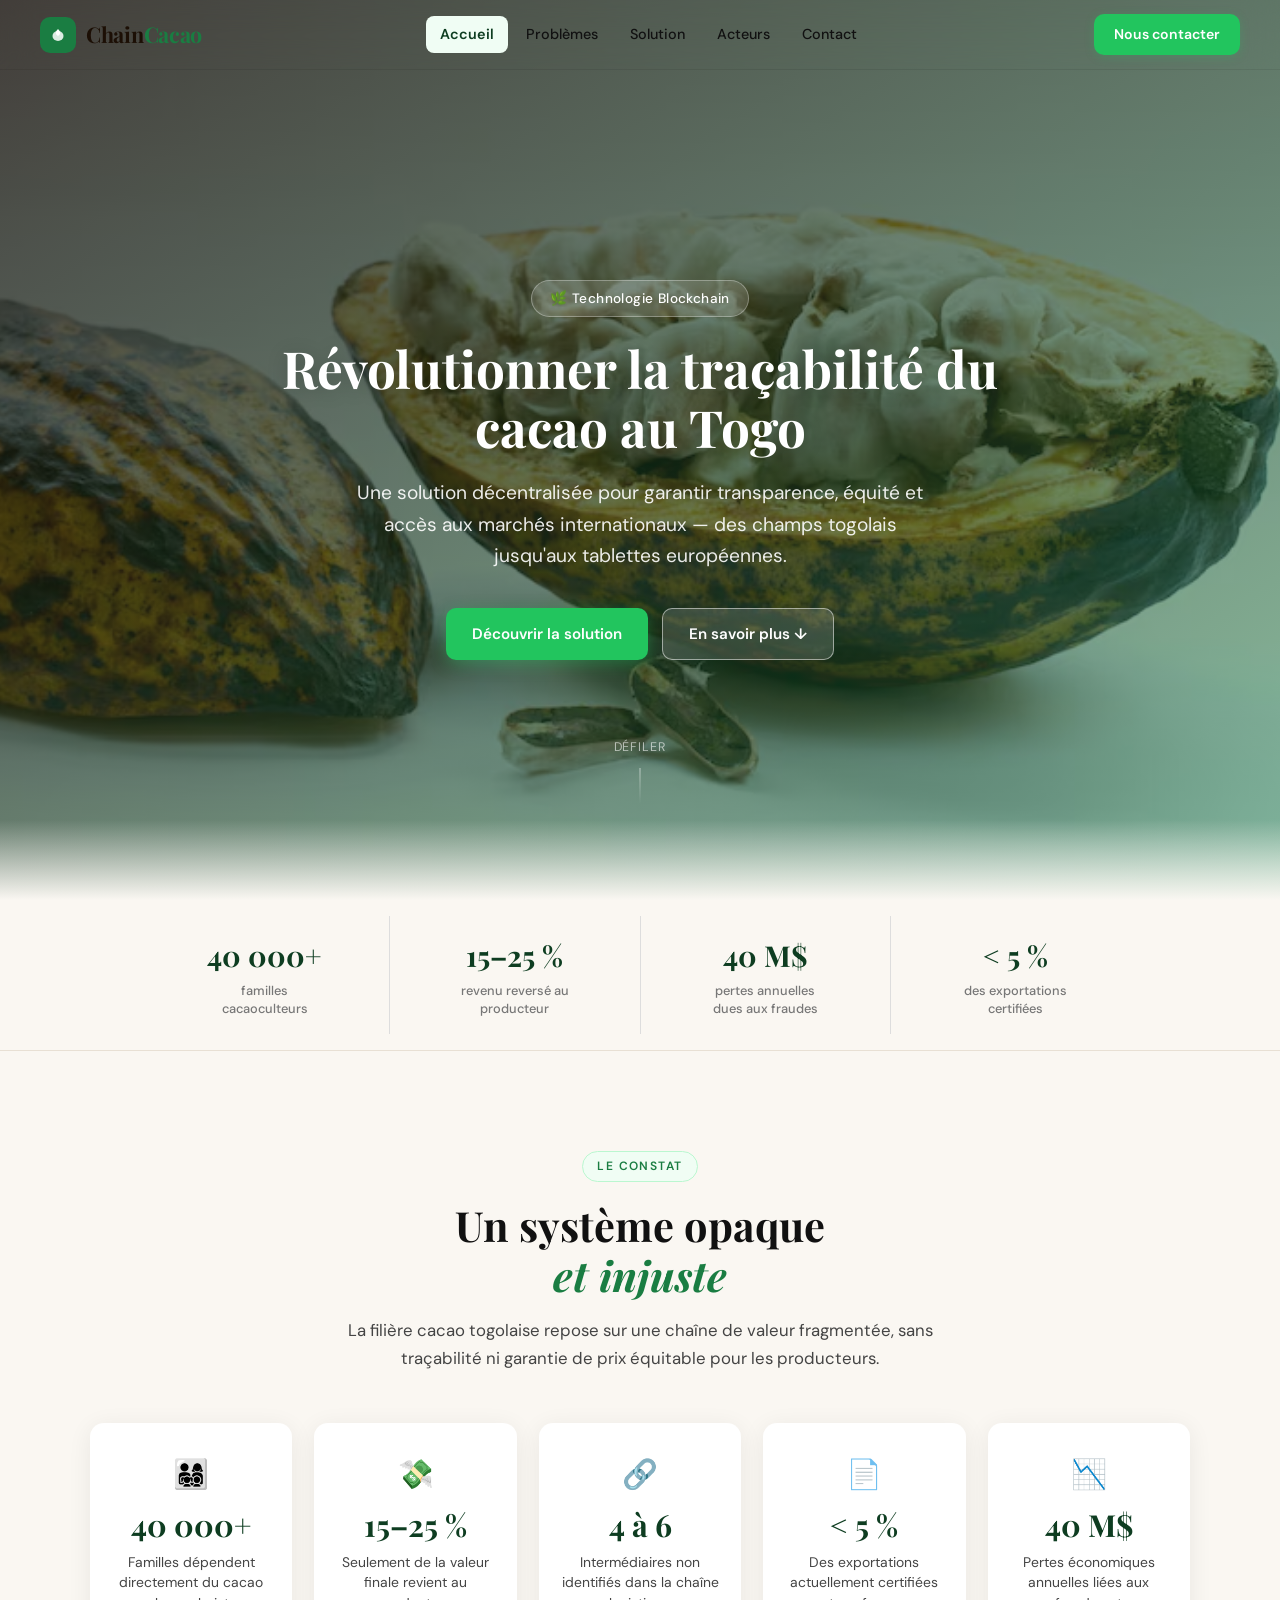
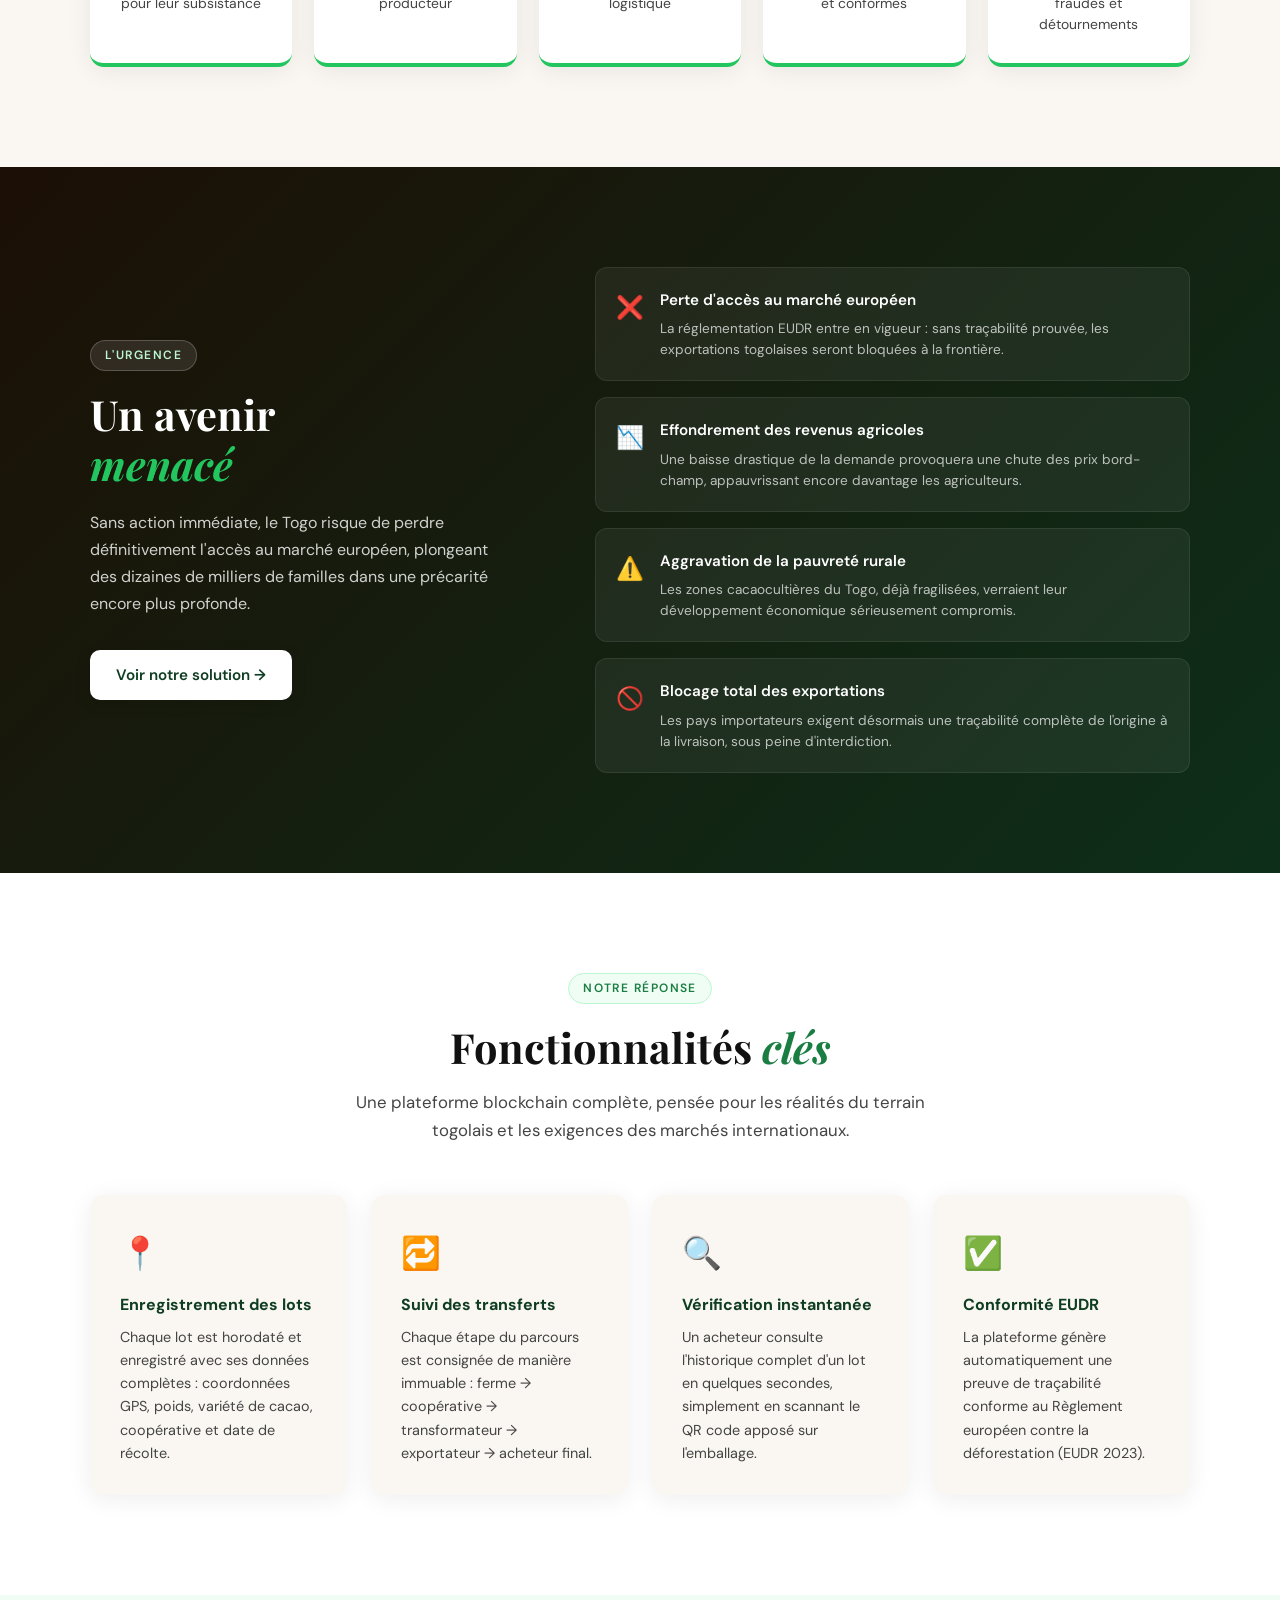
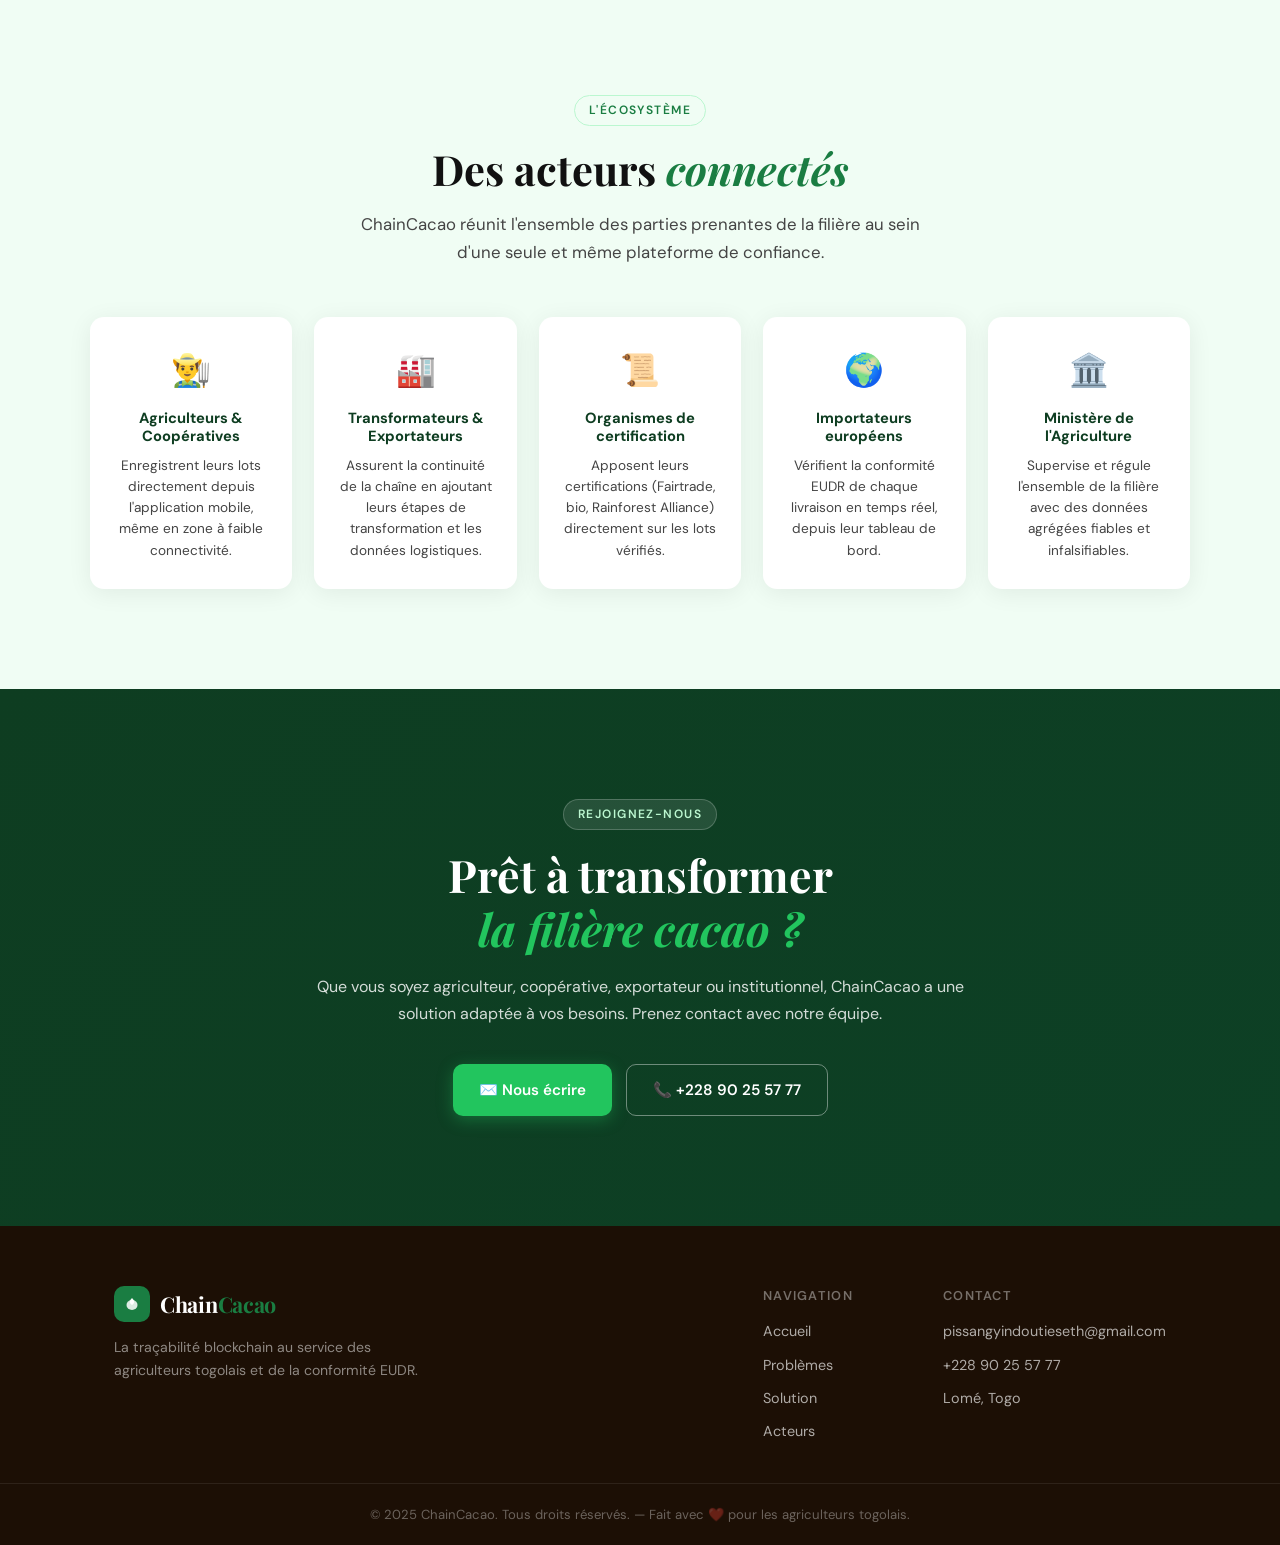
<file: index.html>
<!DOCTYPE html>
<html lang="fr">
<head>
    <meta charset="UTF-8">
    <meta name="viewport" content="width=device-width, initial-scale=1.0">
    <meta name="description" content="ChainCacao — Solution blockchain pour la traçabilité du cacao au Togo. Transparence, équité et conformité EUDR pour les producteurs togolais.">
    <title>ChainCacao — Traçabilité Blockchain du Cacao au Togo</title>
    <link rel="preconnect" href="https://fonts.googleapis.com">
    <link rel="preconnect" href="https://fonts.gstatic.com" crossorigin>
    <link href="https://fonts.googleapis.com/css2?family=Playfair+Display:wght@600;700&family=DM+Sans:wght@300;400;500;600&display=swap" rel="stylesheet">
    <link rel="stylesheet" href="css/style.css">
    <script src="./js/main.js" defer></script>
</head>
<body>

    <!-- ===== HEADER ===== -->
    <header id="en-tete">
        <a href="#home" class="logo">
            <div class="logo-icon">
                <svg viewBox="0 0 18 18" fill="none" xmlns="http://www.w3.org/2000/svg">
                    <ellipse cx="9" cy="10" rx="5.5" ry="5" fill="white" opacity="0.85"/>
                    <path d="M9 3 C11.5 5.5 12 8 9 10 C6 8 6.5 5.5 9 3Z" fill="white"/>
                </svg>
            </div>
            <span class="logo-text">Chain<span>Cacao</span></span>
        </a>

        <nav id="mainNav">
            <a href="#home" class="active">Accueil</a>
            <a href="#probleme">Problèmes</a>
            <a href="#solution">Solution</a>
            <a href="#users">Acteurs</a>
            <a href="#contact">Contact</a>
        </nav>

        <a href="#contact" class="btn btn-nav">Nous contacter</a>

        <button class="hamburger" id="hamburger" aria-label="Menu">
            <span></span>
            <span></span>
            <span></span>
        </button>

        <nav class="mobile-menu" id="mobileMenu">
            <a href="#home" class="active">Accueil</a>
            <a href="#probleme">Problèmes</a>
            <a href="#solution">Solution</a>
            <a href="#users">Acteurs</a>
            <a href="#contact">Contact</a>
        </nav>
    </header>

    <main>

        <!-- ===== HERO ===== -->
        <section class="hero" id="home">
            <div class="hero-overlay"></div>
            <div class="presentation">
                <span class="badge">🌿 Technologie Blockchain</span>
                <h1>Révolutionner la traçabilité du cacao au Togo</h1>
                <p>Une solution décentralisée pour garantir transparence, équité et accès aux marchés internationaux — des champs togolais jusqu'aux tablettes européennes.</p>
                <div class="hero-actions">
                    <a href="#solution" class="btn btn-primary">Découvrir la solution</a>
                    <a href="#probleme" class="btn btn-ghost">En savoir plus ↓</a>
                </div>
            </div>
            <div class="hero-scroll-hint">
                <span>Défiler</span>
                <div class="scroll-line"></div>
            </div>
        </section>

        <!-- ===== STATS SECTION ===== -->
        <section class="stats-band">
            <div class="stats-band-inner">
                <div class="stat-item">
                    <strong>40 000+</strong><span>familles cacaoculteurs</span>
                </div>
                <div class="stat-divider"></div>
                <div class="stat-item">
                    <strong>15–25 %</strong><span>revenu reversé au producteur</span>
                </div>
                <div class="stat-divider"></div>
                <div class="stat-item">
                    <strong>40 M$</strong><span>pertes annuelles dues aux fraudes</span>
                </div>
                <div class="stat-divider"></div>
                <div class="stat-item">
                    <strong>&lt; 5 %</strong><span>des exportations certifiées</span>
                </div>
            </div>
        </section>

        <!-- ===== PROBLÈME ===== -->
        <section class="probleme" id="probleme">
            <div class="section-label">Le constat</div>
            <h2>Un système opaque<br><em>et injuste</em></h2>
            <p class="section-subtitle">La filière cacao togolaise repose sur une chaîne de valeur fragmentée, sans traçabilité ni garantie de prix équitable pour les producteurs.</p>

            <div class="boxContener">
                <div class="box reveal">
                    <div class="box-icon">👨‍👩‍👧‍👦</div>
                    <h3>40 000+</h3>
                    <p>Familles dépendent directement du cacao pour leur subsistance</p>
                </div>
                <div class="box reveal">
                    <div class="box-icon">💸</div>
                    <h3>15–25 %</h3>
                    <p>Seulement de la valeur finale revient au producteur</p>
                </div>
                <div class="box reveal">
                    <div class="box-icon">🔗</div>
                    <h3>4 à 6</h3>
                    <p>Intermédiaires non identifiés dans la chaîne logistique</p>
                </div>
                <div class="box reveal">
                    <div class="box-icon">📄</div>
                    <h3>&lt; 5 %</h3>
                    <p>Des exportations actuellement certifiées et conformes</p>
                </div>
                <div class="box reveal">
                    <div class="box-icon">📉</div>
                    <h3>40 M$</h3>
                    <p>Pertes économiques annuelles liées aux fraudes et détournements</p>
                </div>
            </div>
        </section>

        <!-- ===== CONSÉQUENCES ===== -->
        <section class="consequences" id="consequences">
            <div class="consequences-inner">
                <div class="consequences-text">
                    <div class="section-label light">L'urgence</div>
                    <h2>Un avenir<br><em>menacé</em></h2>
                    <p>Sans action immédiate, le Togo risque de perdre définitivement l'accès au marché européen, plongeant des dizaines de milliers de familles dans une précarité encore plus profonde.</p>
                    <a href="#solution" class="btn btn-white">Voir notre solution →</a>
                </div>
                <div class="consequences-list">
                    <div class="consequence reveal">
                        <div class="consequence-icon">❌</div>
                        <div>
                            <strong>Perte d'accès au marché européen</strong>
                            <p>La réglementation EUDR entre en vigueur : sans traçabilité prouvée, les exportations togolaises seront bloquées à la frontière.</p>
                        </div>
                    </div>
                    <div class="consequence reveal">
                        <div class="consequence-icon">📉</div>
                        <div>
                            <strong>Effondrement des revenus agricoles</strong>
                            <p>Une baisse drastique de la demande provoquera une chute des prix bord-champ, appauvrissant encore davantage les agriculteurs.</p>
                        </div>
                    </div>
                    <div class="consequence reveal">
                        <div class="consequence-icon">⚠️</div>
                        <div>
                            <strong>Aggravation de la pauvreté rurale</strong>
                            <p>Les zones cacaocultières du Togo, déjà fragilisées, verraient leur développement économique sérieusement compromis.</p>
                        </div>
                    </div>
                    <div class="consequence reveal">
                        <div class="consequence-icon">🚫</div>
                        <div>
                            <strong>Blocage total des exportations</strong>
                            <p>Les pays importateurs exigent désormais une traçabilité complète de l'origine à la livraison, sous peine d'interdiction.</p>
                        </div>
                    </div>
                </div>
            </div>
        </section>

        <!-- ===== SOLUTION ===== -->
        <section class="features" id="solution">
            <div class="section-label">Notre réponse</div>
            <h2>Fonctionnalités <em>clés</em></h2>
            <p class="section-subtitle">Une plateforme blockchain complète, pensée pour les réalités du terrain togolais et les exigences des marchés internationaux.</p>

            <div class="features-container">
                <div class="feature-card reveal">
                    <div class="feature-icon">📍</div>
                    <h3>Enregistrement des lots</h3>
                    <p>Chaque lot est horodaté et enregistré avec ses données complètes : coordonnées GPS, poids, variété de cacao, coopérative et date de récolte.</p>
                </div>
                <div class="feature-card reveal">
                    <div class="feature-icon">🔁</div>
                    <h3>Suivi des transferts</h3>
                    <p>Chaque étape du parcours est consignée de manière immuable : ferme → coopérative → transformateur → exportateur → acheteur final.</p>
                </div>
                <div class="feature-card reveal">
                    <div class="feature-icon">🔍</div>
                    <h3>Vérification instantanée</h3>
                    <p>Un acheteur consulte l'historique complet d'un lot en quelques secondes, simplement en scannant le QR code apposé sur l'emballage.</p>
                </div>
                <div class="feature-card reveal">
                    <div class="feature-icon">✅</div>
                    <h3>Conformité EUDR</h3>
                    <p>La plateforme génère automatiquement une preuve de traçabilité conforme au Règlement européen contre la déforestation (EUDR 2023).</p>
                </div>
            </div>
        </section>

        <!-- ===== UTILISATEURS ===== -->
        <section class="users" id="users">
            <div class="section-label">L'écosystème</div>
            <h2>Des acteurs <em>connectés</em></h2>
            <p class="section-subtitle">ChainCacao réunit l'ensemble des parties prenantes de la filière au sein d'une seule et même plateforme de confiance.</p>

            <div class="users-container">
                <div class="user-card reveal">
                    <div class="user-icon">👨‍🌾</div>
                    <h3>Agriculteurs & Coopératives</h3>
                    <p>Enregistrent leurs lots directement depuis l'application mobile, même en zone à faible connectivité.</p>
                </div>
                <div class="user-card reveal">
                    <div class="user-icon">🏭</div>
                    <h3>Transformateurs & Exportateurs</h3>
                    <p>Assurent la continuité de la chaîne en ajoutant leurs étapes de transformation et les données logistiques.</p>
                </div>
                <div class="user-card reveal">
                    <div class="user-icon">📜</div>
                    <h3>Organismes de certification</h3>
                    <p>Apposent leurs certifications (Fairtrade, bio, Rainforest Alliance) directement sur les lots vérifiés.</p>
                </div>
                <div class="user-card reveal">
                    <div class="user-icon">🌍</div>
                    <h3>Importateurs européens</h3>
                    <p>Vérifient la conformité EUDR de chaque livraison en temps réel, depuis leur tableau de bord.</p>
                </div>
                <div class="user-card reveal">
                    <div class="user-icon">🏛️</div>
                    <h3>Ministère de l'Agriculture</h3>
                    <p>Supervise et régule l'ensemble de la filière avec des données agrégées fiables et infalsifiables.</p>
                </div>
            </div>
        </section>

        <!-- ===== CONTACT ===== -->
        <section class="contact" id="contact">
            <div class="contact-inner">
                <div class="section-label light">Rejoignez-nous</div>
                <h2>Prêt à transformer<br><em>la filière cacao ?</em></h2>
                <p>Que vous soyez agriculteur, coopérative, exportateur ou institutionnel, ChainCacao a une solution adaptée à vos besoins. Prenez contact avec notre équipe.</p>
                <div class="contact-actions">
                    <a href="mailto:pissangyindoutieseth" class="btn btn-primary">✉️ Nous écrire</a>
                    <a href="tel:+22890255777" class="btn btn-ghost-light">📞 +228 90 25 57 77</a>
                </div>
            </div>
        </section>

    </main>

    <!-- ===== FOOTER ===== -->
    <footer>
        <div class="footer-inner">
            <div class="footer-brand">
                <a href="#home" class="logo">
                    <div class="logo-icon">
                        <svg viewBox="0 0 18 18" fill="none" xmlns="http://www.w3.org/2000/svg">
                            <ellipse cx="9" cy="10" rx="5.5" ry="5" fill="white" opacity="0.85"/>
                            <path d="M9 3 C11.5 5.5 12 8 9 10 C6 8 6.5 5.5 9 3Z" fill="white"/>
                        </svg>
                    </div>
                    <span class="logo-text footer-logo-text">Chain<span>Cacao</span></span>
                </a>
                <p>La traçabilité blockchain au service des agriculteurs togolais et de la conformité EUDR.</p>
            </div>

            <div class="footer-links">
                <div class="footer-col">
                    <h4>Navigation</h4>
                    <a href="#home">Accueil</a>
                    <a href="#probleme">Problèmes</a>
                    <a href="#solution">Solution</a>
                    <a href="#users">Acteurs</a>
                </div>
                <div class="footer-col">
                    <h4>Contact</h4>
                    <a href="mailto:pissangyindoutieseth">pissangyindoutieseth@gmail.com</a>
                    <a href="tel:+22890255777">+228 90 25 57 77</a>
                    <span>Lomé, Togo</span>
                </div>
            </div>
        </div>
        <div class="footer-bottom">
            <p>© 2025 ChainCacao. Tous droits réservés. — Fait avec ❤️ pour les agriculteurs togolais.</p>
        </div>
    </footer>

</body>
</html>
</file>
<file: css/style.css>
/* =============================================
   ChainCacao — Style Principal
   Palette: Chocolat profond + Vert cacao + Crème
   ============================================= */

/* ===== VARIABLES ===== */
:root {
  --green-deep:    #0e3d21;
  --green-mid:     #1a7d42;
  --green-bright:  #22c55e;
  --green-light:   #bbf7d0;
  --green-pale:    #f0fdf4;
  --brown-dark:    #1c0f05;
  --brown-mid:     #3b1f0c;
  --cream:         #faf7f2;
  --text-dark:     #111;
  --text-mid:      #444;
  --text-light:    #777;
  --white:         #ffffff;
  --shadow-soft:   0 4px 24px rgba(0,0,0,0.07);
  --shadow-hover:  0 12px 36px rgba(0,0,0,0.13);
  --radius:        14px;
  --transition:    all 0.3s cubic-bezier(0.4,0,0.2,1);
}

/* ===== RESET & BASE ===== */
*, *::before, *::after {
  box-sizing: border-box;
  margin: 0;
  padding: 0;
}

html {
  scroll-behavior: smooth;
}

body {
  font-family: 'DM Sans', sans-serif;
  font-weight: 400;
  color: var(--text-dark);
  background: var(--white);
  line-height: 1.6;
  overflow-x: hidden;
}

h1, h2, h3 {
  font-family: 'Playfair Display', serif;
  line-height: 1.2;
}

em {
  font-style: italic;
  color: var(--green-mid);
}

img { max-width: 100%; }

/* ===== UTILITIES ===== */
.section-label {
  display: inline-block;
  font-size: 0.75rem;
  font-weight: 600;
  letter-spacing: 0.12em;
  text-transform: uppercase;
  color: var(--green-mid);
  background: var(--green-pale);
  border: 1px solid var(--green-light);
  padding: 5px 14px;
  border-radius: 100px;
  margin-bottom: 18px;
}

.section-label.light {
  color: var(--green-light);
  background: rgba(255,255,255,0.1);
  border-color: rgba(255,255,255,0.2);
}

.section-subtitle {
  max-width: 600px;
  margin: 0 auto 50px;
  color: var(--text-mid);
  font-size: 1.05rem;
  line-height: 1.7;
}

/* ===== REVEAL ANIMATION ===== */
.reveal {
  opacity: 0;
  transform: translateY(28px);
  transition: opacity 0.65s ease, transform 0.65s ease;
}

.reveal.visible {
  opacity: 1;
  transform: translateY(0);
}

/* ===== BOUTONS ===== */
.btn {
  display: inline-flex;
  align-items: center;
  gap: 6px;
  padding: 13px 26px;
  border-radius: 10px;
  font-family: 'DM Sans', sans-serif;
  font-size: 0.95rem;
  font-weight: 600;
  text-decoration: none;
  transition: var(--transition);
  border: none;
}

.btn-primary {
  background: var(--green-bright);
  color: var(--white);
  box-shadow: 0 4px 16px rgba(34,197,94,0.35);
}
/* .btn-primary:hover {
  background: var(--green-mid);
  transform: translateY(-2px);
  box-shadow: 0 8px 24px rgba(34,197,94,0.4);
} */

.btn-ghost {
  background: rgba(255,255,255,0.15);
  color: var(--white);
  border: 1.5px solid rgba(255,255,255,0.5);
  backdrop-filter: blur(6px);
}
.btn-ghost:hover {
  background: rgba(255,255,255,0.25);
  border-color: var(--white);
}

.btn-ghost-light {
  background: transparent;
  color: var(--white);
  border: 1.5px solid rgba(255,255,255,0.4);
}
/* .btn-ghost-light:hover {
  background: rgba(255,255,255,0.1);
  border-color: var(--white);
} */

.btn-white {
  background: var(--white);
  color: var(--green-deep);
  box-shadow: 0 4px 16px rgba(0,0,0,0.12);
}
.btn-white:hover {
  background: var(--cream);
  transform: translateY(-2px);
}

.btn-nav {
  padding: 9px 20px;
  font-size: 0.88rem;
  background: var(--green-bright);
  color: var(--white);
  box-shadow: 0 2px 10px rgba(34,197,94,0.25);
}
.btn-nav:hover {
  background: var(--green-mid);
  transform: translateY(-1px);
}

/* ===== HEADER / NAV ===== */
#en-tete {
  position: fixed;
  top: 0;
  left: 0;
  right: 0;
  z-index: 1000;
  padding: 0 40px;
  height: 70px;
  display: flex;
  align-items: center;
  justify-content: space-between;
  background: rgba(255,255,255,0.92) transparent
  ;
  backdrop-filter: blur(16px);
  -webkit-backdrop-filter: blur(16px);
  border-bottom: 1px solid rgba(0,0,0,0.07);
  transition: var(--transition);
}

#en-tete.scrolled {
  box-shadow: 0 4px 20px rgba(0,0,0,0.08);
}

/* Logo */
.logo {
  display: flex;
  align-items: center;
  gap: 10px;
  text-decoration: none;
  flex-shrink: 0;
}

.logo-icon {
  width: 36px;
  height: 36px;
  background: var(--green-mid);
  border-radius: 10px;
  display: flex;
  align-items: center;
  justify-content: center;
  flex-shrink: 0;
}

.logo-icon svg {
  width: 18px;
  height: 18px;
}

.logo-text {
  font-family: 'Playfair Display', serif;
  font-size: 1.35rem;
  font-weight: 700;
  color: var(--brown-dark);
  letter-spacing: -0.3px;
}

.logo-text span {
  color: var(--green-mid);
}

/* Nav links */
#mainNav {
  display: flex;
  gap: 4px;
  align-items: center;
}

#mainNav a,
#en-tete nav a {
  color: var(--text-dark);
  font-size: 0.9rem;
  font-weight: 500;
  text-decoration: none;
  padding: 7px 14px;
  border-radius: 8px;
  transition: var(--transition);
}

#mainNav a:hover {
  background: var(--green-pale);
  color: var(--green-deep);
}

#mainNav a.active {
  background: var(--green-pale);
  color: var(--green-deep);
  font-weight: 600;
}

/* Hamburger */
.hamburger {
  display: none;
  flex-direction: column;
  gap: 5px;
  cursor: pointer;
  background: transparent;
  border: none;
  padding: 4px;
}

.hamburger span {
  display: block;
  width: 22px;
  height: 2px;
  background: var(--brown-dark);
  border-radius: 2px;
  transition: var(--transition);
}

.hamburger.open span:nth-child(1) { transform: rotate(45deg) translateY(9px); }
.hamburger.open span:nth-child(2) { opacity: 0; transform: scaleX(0); }
.hamburger.open span:nth-child(3) { transform: rotate(-45deg) translateY(-9px); }

/* Menu mobile */
.mobile-menu {
  display: none;
  position: absolute;
  top: 78px;
  left: 50%;
  transform: translateX(-50%) translateY(-10px);
  width: calc(100% - 32px);
  max-width: 360px;
  background: var(--white);
  border-radius: 16px;
  padding: 10px;
  z-index: 999;
  flex-direction: column;
  gap: 4px;
  box-shadow: 0 16px 40px rgba(0,0,0,0.15);
  border: 1px solid rgba(0,0,0,0.06);
  opacity: 0;
  visibility: hidden;
  transition: all 0.3s cubic-bezier(0.4,0,0.2,1);
}

.mobile-menu.open {
  display: flex;
  opacity: 1;
  visibility: visible;
  transform: translateX(-50%) translateY(0);
}

.mobile-menu a {
  display: block;
  padding: 13px 16px;
  font-size: 0.95rem;
  font-weight: 500;
  color: var(--text-dark);
  text-decoration: none;
  border-radius: 10px;
  transition: var(--transition);
}

.mobile-menu a:hover,
.mobile-menu a.active {
  background: var(--green-pale);
  color: var(--green-deep);
}

/* ===== HERO ===== */
.hero {
  position: relative;
  min-height: 100vh;
  background: linear-gradient(145deg, rgba(15,9,3,0.75) 0%, rgba(26,125,66,0.5) 100%),
              url(../images/arriere_plan.avif);
  background-size: cover;
  background-position: center;
  display: flex;
  align-items: center;
  justify-content: center;
  text-align: center;
  color: var(--white);
  padding: 100px 24px 60px;
}

.hero::after {
  content: '';
  position: absolute;
  bottom: 0;
  left: 0;
  right: 0;
  height: 80px;
  background: linear-gradient(to bottom, transparent, var(--cream));
}

.badge {
  display: inline-block;
  background: rgba(255,255,255,0.15);
  border: 1px solid rgba(255,255,255,0.3);
  backdrop-filter: blur(6px);
  padding: 7px 18px;
  border-radius: 100px;
  font-size: 0.85rem;
  font-weight: 500;
  margin-bottom: 22px;
  letter-spacing: 0.03em;
}

.presentation {
  max-width: 720px;
  position: relative;
  z-index: 1;
  animation: heroFadeIn 1.2s ease-out both;
}

.presentation h1 {
  font-size: clamp(2rem, 5vw, 3.2rem);
  font-weight: 700;
  margin-bottom: 20px;
  line-height: 1.15;
  text-shadow: 0 2px 20px rgba(0,0,0,0.2);
}

.presentation > p {
  font-size: clamp(1rem, 2vw, 1.2rem);
  opacity: 0.9;
  margin-bottom: 36px;
  line-height: 1.65;
  max-width: 580px;
  margin-left: auto;
  margin-right: auto;
}

.hero-actions {
  display: flex;
  gap: 14px;
  justify-content: center;
  flex-wrap: wrap;
}

.hero-scroll-hint {
  position: absolute;
  bottom: 96px;
  left: 50%;
  transform: translateX(-50%);
  display: flex;
  flex-direction: column;
  align-items: center;
  gap: 10px;
  opacity: 0.6;
  font-size: 0.78rem;
  letter-spacing: 0.08em;
  text-transform: uppercase;
  z-index: 1;
}

.scroll-line {
  width: 1.5px;
  height: 36px;
  background: linear-gradient(to bottom, white, transparent);
  animation: scrollPulse 2s ease-in-out infinite;
}

/* ===== STATS BAND ===== */
.stats-band {
  background: var(--cream);
  border-bottom: 1px solid #e8e0d4;
}

.stats-band-inner {
  max-width: 1000px;
  margin: 0 auto;
  display: flex;
  align-items: stretch;
  padding: 0;
}

.stat-item {
  flex: 1;
  display: flex;
  flex-direction: column;
  align-items: center;
  justify-content: center;
  padding: 32px 20px;
  text-align: center;
  gap: 4px;
}

.stat-item strong {
  font-family: 'Playfair Display', serif;
  font-size: 1.8rem;
  font-weight: 700;
  color: var(--green-deep);
}

.stat-item span {
  font-size: 0.8rem;
  color: var(--text-light);
  font-weight: 500;
  max-width: 120px;
  line-height: 1.4;
}

.stat-divider {
  width: 1px;
  background: #ddd;
  margin: 16px 0;
}

/* ===== PROBLÈME ===== */
.probleme {
  padding: 100px 24px;
  background: var(--cream);
  text-align: center;
}

.probleme h2 {
  font-size: clamp(1.8rem, 3.5vw, 2.6rem);
  margin-bottom: 16px;
}

.boxContener {
  max-width: 1100px;
  margin: 0 auto;
  display: flex;
  flex-wrap: wrap;
  gap: 22px;
  justify-content: center;
}

.box {
  flex: 1 1 200px;
  max-width: 230px;
  background: var(--white);
  padding: 28px 22px;
  border-radius: var(--radius);
  box-shadow: var(--shadow-soft);
  border-bottom: 4px solid var(--green-bright);
  transition: var(--transition);
  text-align: center;
}

.box:hover {
  transform: translateY(-6px);
  box-shadow: var(--shadow-hover);
}

.box-icon {
  font-size: 1.8rem;
  margin-bottom: 10px;
}

.box h3 {
  font-family: 'Playfair Display', serif;
  font-size: 1.9rem;
  font-weight: 700;
  color: var(--green-deep);
  margin-bottom: 8px;
}

.box p {
  font-size: 0.87rem;
  color: var(--text-mid);
  line-height: 1.5;
}

/* ===== CONSÉQUENCES ===== */
.consequences {
  background: linear-gradient(135deg, var(--brown-dark) 0%, #0d2f1a 100%);
  color: var(--white);
  padding: 100px 24px;
}

.consequences-inner {
  max-width: 1100px;
  margin: 0 auto;
  display: grid;
  grid-template-columns: 1fr 1.4fr;
  gap: 80px;
  align-items: center;
}

.consequences-text h2 {
  font-size: clamp(1.8rem, 3.5vw, 2.6rem);
  margin-bottom: 20px;
  color: var(--white);
}

.consequences-text h2 em {
  color: var(--green-bright);
}

.consequences-text p {
  opacity: 0.8;
  line-height: 1.7;
  margin-bottom: 32px;
  font-size: 1rem;
}

.consequences-list {
  display: flex;
  flex-direction: column;
  gap: 16px;
}

.consequence {
  display: flex;
  gap: 16px;
  align-items: flex-start;
  background: rgba(255,255,255,0.06);
  border: 1px solid rgba(255,255,255,0.08);
  padding: 20px;
  border-radius: 12px;
  transition: var(--transition);
}

.consequence:hover {
  background: rgba(255,255,255,0.1);
  border-color: rgba(255,255,255,0.15);
}

.consequence-icon {
  font-size: 1.4rem;
  flex-shrink: 0;
  margin-top: 2px;
}

.consequence strong {
  display: block;
  font-weight: 600;
  margin-bottom: 6px;
  font-size: 0.95rem;
}

.consequence p {
  font-size: 0.85rem;
  opacity: 0.7;
  line-height: 1.55;
  margin: 0;
}

/* ===== FEATURES ===== */
.features {
  padding: 100px 24px;
  background: var(--white);
  text-align: center;
}

.features h2 {
  font-size: clamp(1.8rem, 3.5vw, 2.6rem);
  margin-bottom: 16px;
}

.features-container {
  max-width: 1100px;
  margin: 0 auto;
  display: grid;
  grid-template-columns: repeat(auto-fit, minmax(240px, 1fr));
  gap: 24px;
}

.feature-card {
  background: var(--cream);
  padding: 30px;
  border-radius: var(--radius);
  box-shadow: var(--shadow-soft);
  transition: var(--transition);
  text-align: left;
  border-top: 3px solid transparent;
}

.feature-card:hover {
  transform: translateY(-8px);
  box-shadow: var(--shadow-hover);
  border-top-color: var(--green-bright);
}

.feature-icon {
  font-size: 2rem;
  margin-bottom: 16px;
}

.feature-card h3 {
  font-family: 'DM Sans', sans-serif;
  font-weight: 700;
  font-size: 1rem;
  color: var(--green-deep);
  margin-bottom: 12px;
}

.feature-card p {
  font-size: 0.9rem;
  color: var(--text-mid);
  line-height: 1.6;
}

/* ===== USERS ===== */
.users {
  padding: 100px 24px;
  background: var(--green-pale);
  text-align: center;
}

.users h2 {
  font-size: clamp(1.8rem, 3.5vw, 2.6rem);
  margin-bottom: 16px;
}

.users-container {
  max-width: 1100px;
  margin: 0 auto;
  display: flex;
  flex-wrap: wrap;
  gap: 22px;
  justify-content: center;
}

.user-card {
  flex: 1 1 200px;
  max-width: 220px;
  background: var(--white);
  padding: 28px 22px;
  border-radius: var(--radius);
  box-shadow: var(--shadow-soft);
  transition: var(--transition);
  text-align: center;
}

.user-card:hover {
  transform: translateY(-6px);
  box-shadow: var(--shadow-hover);
}

.user-icon {
  font-size: 2rem;
  margin-bottom: 14px;
}

.user-card h3 {
  font-family: 'DM Sans', sans-serif;
  font-weight: 700;
  font-size: 0.92rem;
  color: var(--green-deep);
  margin-bottom: 10px;
}

.user-card p {
  font-size: 0.85rem;
  color: var(--text-mid);
  line-height: 1.55;
}

/* ===== CONTACT ===== */
.contact {
  padding: 110px 24px;
  background: linear-gradient(135deg, var(--green-deep) 0%, #0d4025 100%);
  text-align: center;
  color: var(--white);
}

.contact-inner {
  max-width: 650px;
  margin: 0 auto;
}

.contact h2 {
  font-size: clamp(1.8rem, 4vw, 2.8rem);
  margin-bottom: 18px;
  color: var(--white);
}

.contact h2 em {
  color: var(--green-bright);
}

.contact > .contact-inner > p {
  opacity: 0.82;
  font-size: 1rem;
  line-height: 1.7;
  margin-bottom: 36px;
}

.contact-actions {
  display: flex;
  gap: 14px;
  justify-content: center;
  flex-wrap: wrap;
}

/* ===== FOOTER ===== */
footer {
  background: var(--brown-dark);
  color: rgba(255,255,255,0.65);
}

.footer-inner {
  max-width: 1100px;
  margin: 0 auto;
  padding: 60px 24px 40px;
  display: flex;
  gap: 60px;
  flex-wrap: wrap;
  justify-content: space-between;
}

.footer-brand {
  flex: 1 1 280px;
  max-width: 320px;
}

.footer-brand p {
  margin-top: 14px;
  font-size: 0.88rem;
  line-height: 1.65;
  color: rgba(255,255,255,0.5);
}

.footer-logo-text {
  color: var(--white) !important;
}

.footer-links {
  display: flex;
  gap: 60px;
  flex-wrap: wrap;
}

.footer-col {
  display: flex;
  flex-direction: column;
  gap: 10px;
  min-width: 120px;
}

.footer-col h4 {
  font-family: 'DM Sans', sans-serif;
  font-size: 0.8rem;
  font-weight: 600;
  letter-spacing: 0.1em;
  text-transform: uppercase;
  color: rgba(255,255,255,0.4);
  margin-bottom: 4px;
}

.footer-col a,
.footer-col span {
  font-size: 0.9rem;
  color: rgba(255,255,255,0.65);
  text-decoration: none;
  transition: color 0.2s;
}

.footer-col a:hover {
  color: var(--green-bright);
}

.footer-bottom {
  border-top: 1px solid rgba(255,255,255,0.08);
  padding: 20px 24px;
  text-align: center;
  font-size: 0.82rem;
  color: rgba(255,255,255,0.35);
}

/* ===== ANIMATIONS ===== */
@keyframes heroFadeIn {
  from { opacity: 0; transform: translateY(30px); }
  to   { opacity: 1; transform: translateY(0); }
}

@keyframes scrollPulse {
  0%, 100% { opacity: 0.6; transform: scaleY(1); }
  50%       { opacity: 1;   transform: scaleY(1.15); }
}

/* ===== MEDIA QUERIES ===== */
@media (max-width: 900px) {
  .consequences-inner {
    grid-template-columns: 1fr;
    gap: 50px;
  }

  .consequences-text { text-align: center; }
  .consequences-text .btn-white { margin: auto; display: inline-flex; }
}

@media (max-width: 768px) {
  #en-tete {
    padding: 0 20px;
  }

  #mainNav,
  .btn-nav {
    display: none;
  }

  .hamburger {
    display: flex;
  }

  .hero { padding: 90px 20px 80px; }

  .stats-band-inner {
    flex-wrap: wrap;
  }

  .stat-divider { display: none; }
  .stat-item { flex: 1 1 45%; }

  .box { max-width: 160px; }
  .user-card { max-width: 160px; }

  .footer-inner { flex-direction: column; gap: 40px; }
  .footer-brand { max-width: 100%; }
}

@media (max-width: 480px) {
  .hero-actions { flex-direction: column; align-items: center; }
  .contact-actions { flex-direction: column; align-items: center; }
  .stat-item { flex: 1 1 100%; }
}
</file>
